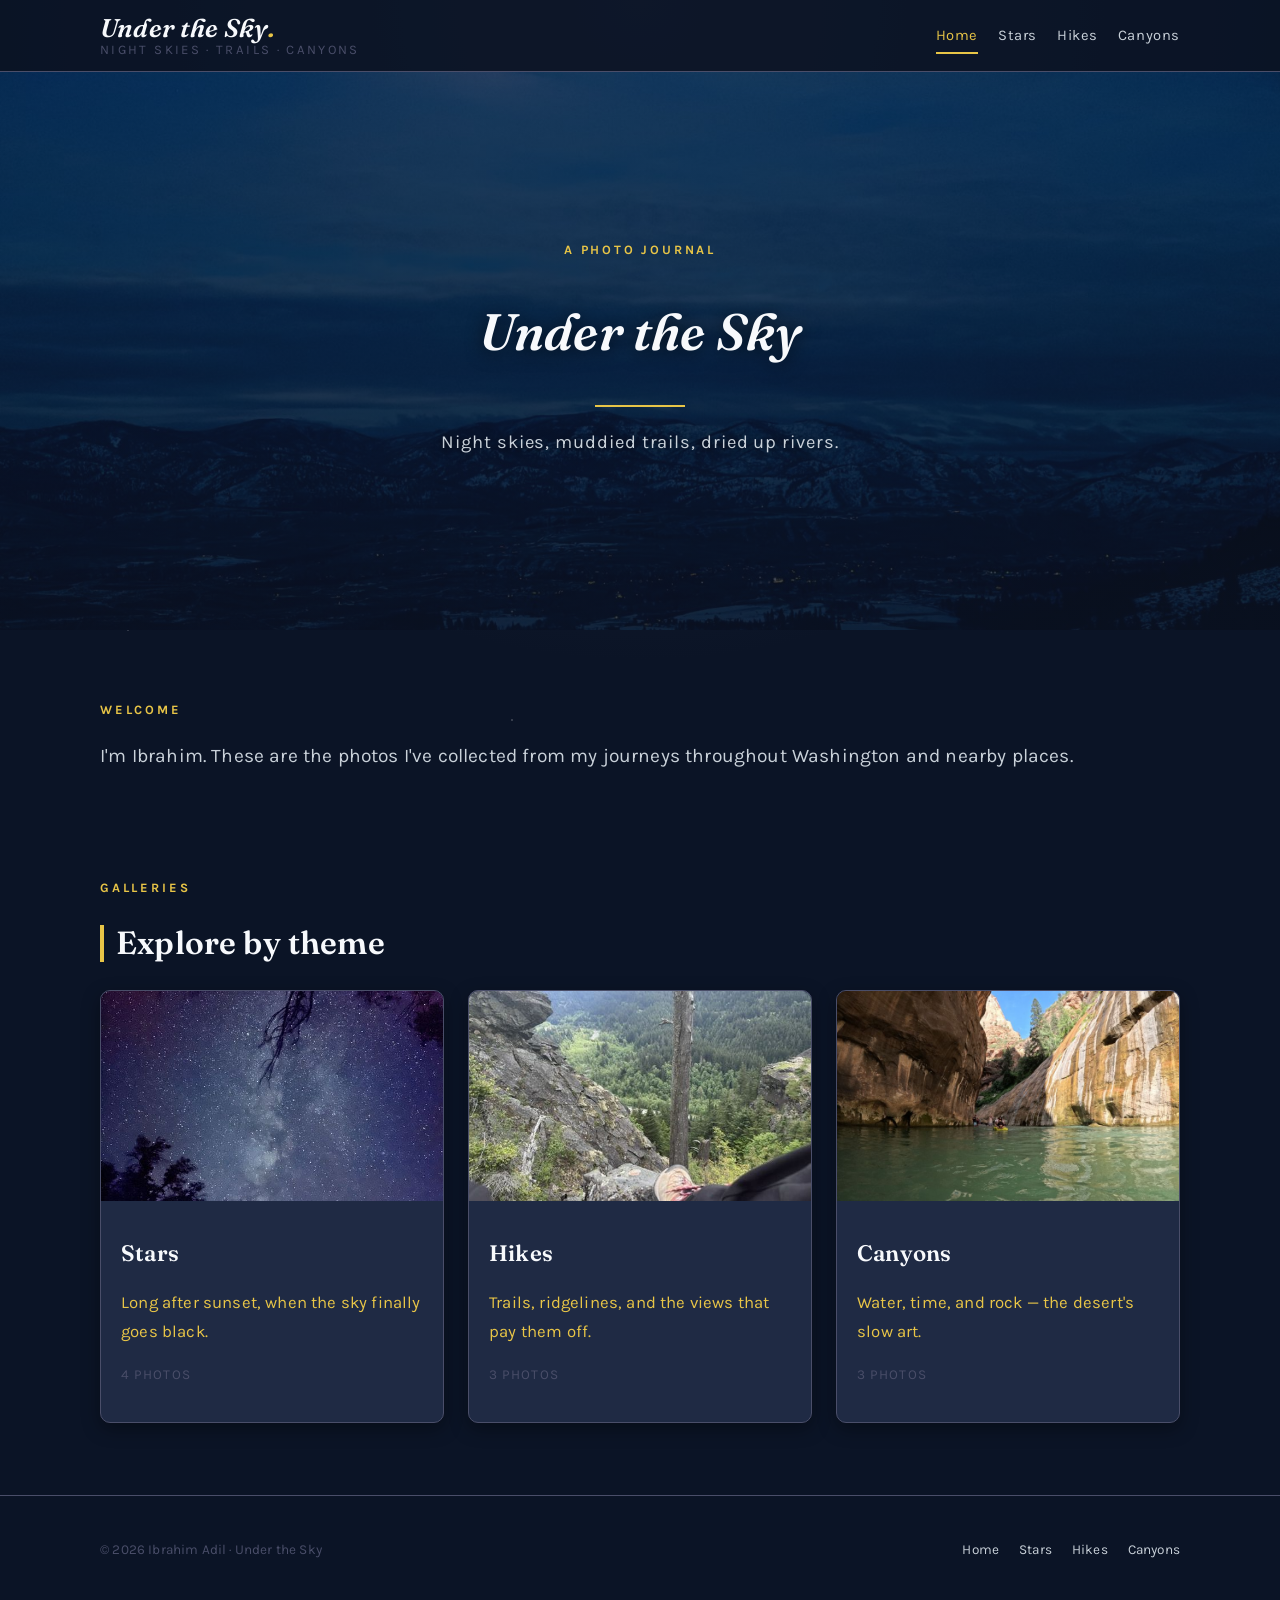
<file: index.html>
<!DOCTYPE html>
<html lang="en">
<head>
  <meta charset="UTF-8">
  <meta name="viewport" content="width=device-width, initial-scale=1.0">
  <meta name="author" content="Ibrahim Adil">
  <meta name="description" content="Under the Sky — a photo journal of night skies, trails, and canyons across the Pacific Northwest and the American Southwest.">
  <title>Under the Sky — A PNW &amp; Southwest Photo Journal</title>
  <link rel="stylesheet" href="css/format.css">
  <link rel="stylesheet" href="css/layout.css">
  <link rel="stylesheet" href="css/effects.css">
</head>
<body>

  <header class="site-header">
    <div class="wrap header-inner">
      <div class="brand">
        <a href="index.html" class="logo">Under the Sky<span class="logo-dot">.</span></a>
        <span class="tagline">Night skies &middot; trails &middot; canyons</span>
      </div>
      <nav class="main-nav" aria-label="Main menu">
        <ul>
          <li><a href="index.html" class="current">Home</a></li>
          <li><a href="stars.html">Stars</a></li>
          <li><a href="hikes.html">Hikes</a></li>
          <li><a href="canyons.html">Canyons</a></li>
        </ul>
      </nav>
    </div>
  </header>

  <main>

    <!-- Hero / featured photo -->
    <section class="hero" aria-label="Featured photo">
      <img class="hero-img" src="images/hero.jpg"
           alt="A full moon glowing over the snow-dusted Methow Valley at dusk">
      <div class="hero-overlay"></div>
      <div class="hero-content">
        <p class="eyebrow">A photo journal</p>
        <h1 class="hero-title">Under the Sky</h1>
        <hr class="gold-rule">
        <p class="hero-sub">Night skies, muddied trails, dried up rivers.</p>
      </div>
    </section>

    <!-- Welcome -->
    <section class="section">
      <div class="wrap">
        <p class="eyebrow">Welcome</p>
        <p class="lead">
          I'm Ibrahim. These are the photos I've collected from my journeys
          throughout Washington and nearby places.
        </p>
      </div>
    </section>

    <!-- Category teasers -->
    <section class="section" aria-label="Photo galleries">
      <div class="wrap">
        <header class="section-head">
          <p class="eyebrow">Galleries</p>
          <h2 class="section-title">Explore by theme</h2>
        </header>

        <div class="category-grid">
          <a class="card" href="stars.html">
            <img class="card-thumb" src="images/stars/milky-way-zion-thumb.jpg"
                 alt="The Milky Way arching through a dark, star-filled sky">
            <div class="card-body">
              <h3>Stars</h3>
              <p>Long after sunset, when the sky finally goes black.</p>
              <p class="card-meta">4 photos</p>
            </div>
          </a>

          <a class="card" href="hikes.html">
            <img class="card-thumb" src="images/hikes/dirty-harrys-peak-thumb.jpg"
                 alt="Boots resting on a rocky overlook above a green forested valley">
            <div class="card-body">
              <h3>Hikes</h3>
              <p>Trails, ridgelines, and the views that pay them off.</p>
              <p class="card-meta">3 photos</p>
            </div>
          </a>

          <a class="card" href="canyons.html">
            <img class="card-thumb" src="images/canyons/the-narrows-thumb.jpg"
                 alt="Sunlit canyon walls rising above clear green river water">
            <div class="card-body">
              <h3>Canyons</h3>
              <p>Water, time, and rock &mdash; the desert's slow art.</p>
              <p class="card-meta">3 photos</p>
            </div>
          </a>
        </div>
      </div>
    </section>

  </main>

  <footer class="site-footer">
    <div class="wrap footer-inner">
      <p>&copy; 2026 Ibrahim Adil &middot; Under the Sky</p>
      <ul class="footer-nav">
        <li><a href="index.html">Home</a></li>
        <li><a href="stars.html">Stars</a></li>
        <li><a href="hikes.html">Hikes</a></li>
        <li><a href="canyons.html">Canyons</a></li>
      </ul>
    </div>
  </footer>

</body>
</html>
</file>
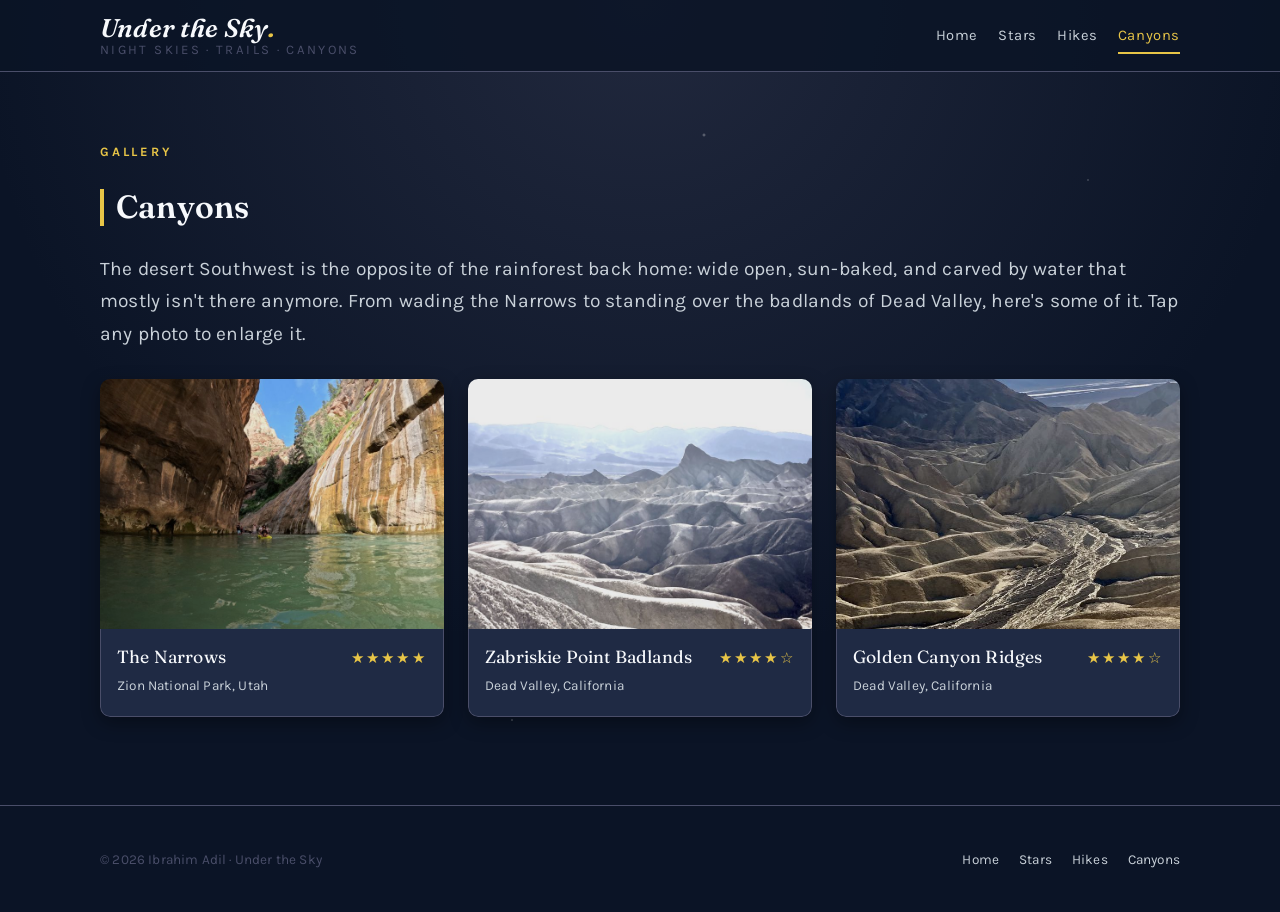
<file: canyons.html>
<!DOCTYPE html>
<html lang="en">
<head>
  <meta charset="UTF-8">
  <meta name="viewport" content="width=device-width, initial-scale=1.0">
  <meta name="author" content="Ibrahim Adil">
  <meta name="description" content="Canyon and desert landscape photography from Zion and Dead Valley.">
  <title>Canyons — Under the Sky</title>
  <link rel="stylesheet" href="css/format.css">
  <link rel="stylesheet" href="css/layout.css">
  <link rel="stylesheet" href="css/effects.css">
</head>
<body>

  <header class="site-header">
    <div class="wrap header-inner">
      <div class="brand">
        <a href="index.html" class="logo">Under the Sky<span class="logo-dot">.</span></a>
        <span class="tagline">Night skies &middot; trails &middot; canyons</span>
      </div>
      <nav class="main-nav" aria-label="Main menu">
        <ul>
          <li><a href="index.html">Home</a></li>
          <li><a href="stars.html">Stars</a></li>
          <li><a href="hikes.html">Hikes</a></li>
          <li><a href="canyons.html" class="current">Canyons</a></li>
        </ul>
      </nav>
    </div>
  </header>

  <main>
    <section class="section">
      <div class="wrap">
        <header class="section-head">
          <p class="eyebrow">Gallery</p>
          <h1 class="section-title">Canyons</h1>
          <p class="lead">The desert Southwest is the opposite of the rainforest back home:
            wide open, sun-baked, and carved by water that mostly isn't there anymore. From
            wading the Narrows to standing over the badlands of Dead Valley, here's some of it.
            Tap any photo to enlarge it.</p>
        </header>

        <div class="gallery">

          <figure class="photo">
            <a href="#lb-the-narrows">
              <img class="photo-img" src="images/canyons/the-narrows-thumb.jpg"
                   alt="Tall striped canyon walls rising above clear green river water">
            </a>
            <figcaption>
              <div class="caption-row">
                <span class="photo-name">The Narrows</span>
                <span class="stars-rating" aria-label="Rated 5 out of 5">&#9733;&#9733;&#9733;&#9733;&#9733;</span>
              </div>
              <span class="photo-loc">Zion National Park, Utah</span>
            </figcaption>
          </figure>

          <figure class="photo">
            <a href="#lb-zabriskie-point">
              <img class="photo-img" src="images/canyons/zabriskie-point-thumb.jpg"
                   alt="Rippled grey-and-tan badland ridges under a bright hazy sky">
            </a>
            <figcaption>
              <div class="caption-row">
                <span class="photo-name">Zabriskie Point Badlands</span>
                <span class="stars-rating" aria-label="Rated 4 out of 5">&#9733;&#9733;&#9733;&#9733;&#9734;</span>
              </div>
              <span class="photo-loc">Dead Valley, California</span>
            </figcaption>
          </figure>

          <figure class="photo">
            <a href="#lb-golden-canyon">
              <img class="photo-img" src="images/canyons/golden-canyon-thumb.jpg"
                   alt="Golden eroded canyon ridges with blue mountains in the distance">
            </a>
            <figcaption>
              <div class="caption-row">
                <span class="photo-name">Golden Canyon Ridges</span>
                <span class="stars-rating" aria-label="Rated 4 out of 5">&#9733;&#9733;&#9733;&#9733;&#9734;</span>
              </div>
              <span class="photo-loc">Dead Valley, California</span>
            </figcaption>
          </figure>

        </div>
      </div>
    </section>
  </main>

  <div class="lightbox" id="lb-the-narrows">
    <a href="#" class="lightbox-close" aria-label="Close">&times;</a>
    <img src="images/canyons/the-narrows.jpg" alt="Tall striped canyon walls rising above clear green river water">
    <p class="lightbox-caption"><strong>The Narrows</strong> &mdash; Zion National Park, Utah</p>
  </div>

  <div class="lightbox" id="lb-zabriskie-point">
    <a href="#" class="lightbox-close" aria-label="Close">&times;</a>
    <img src="images/canyons/zabriskie-point.jpg" alt="Rippled grey-and-tan badland ridges under a bright hazy sky">
    <p class="lightbox-caption"><strong>Zabriskie Point Badlands</strong> &mdash; Dead Valley, California</p>
  </div>

  <div class="lightbox" id="lb-golden-canyon">
    <a href="#" class="lightbox-close" aria-label="Close">&times;</a>
    <img src="images/canyons/golden-canyon.jpg" alt="Golden eroded canyon ridges with blue mountains in the distance">
    <p class="lightbox-caption"><strong>Golden Canyon Ridges</strong> &mdash; Dead Valley, California</p>
  </div>

  <footer class="site-footer">
    <div class="wrap footer-inner">
      <p>&copy; 2026 Ibrahim Adil &middot; Under the Sky</p>
      <ul class="footer-nav">
        <li><a href="index.html">Home</a></li>
        <li><a href="stars.html">Stars</a></li>
        <li><a href="hikes.html">Hikes</a></li>
        <li><a href="canyons.html">Canyons</a></li>
      </ul>
    </div>
  </footer>

</body>
</html>
</file>
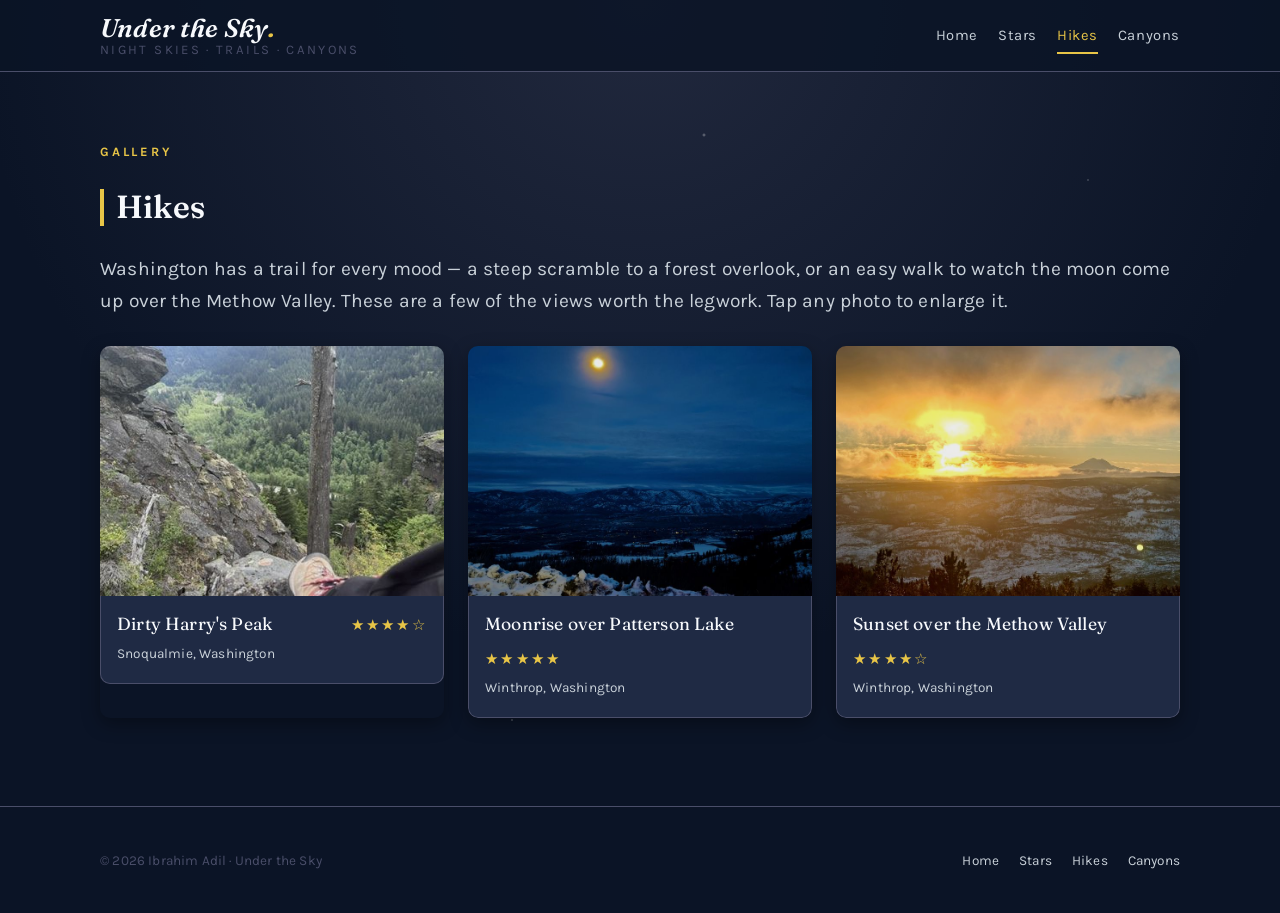
<file: hikes.html>
<!DOCTYPE html>
<html lang="en">
<head>
  <meta charset="UTF-8">
  <meta name="viewport" content="width=device-width, initial-scale=1.0">
  <meta name="author" content="Ibrahim Adil">
  <meta name="description" content="Trail and viewpoint photography from hikes across Washington State.">
  <title>Hikes — Under the Sky</title>
  <link rel="stylesheet" href="css/format.css">
  <link rel="stylesheet" href="css/layout.css">
  <link rel="stylesheet" href="css/effects.css">
</head>
<body>

  <header class="site-header">
    <div class="wrap header-inner">
      <div class="brand">
        <a href="index.html" class="logo">Under the Sky<span class="logo-dot">.</span></a>
        <span class="tagline">Night skies &middot; trails &middot; canyons</span>
      </div>
      <nav class="main-nav" aria-label="Main menu">
        <ul>
          <li><a href="index.html">Home</a></li>
          <li><a href="stars.html">Stars</a></li>
          <li><a href="hikes.html" class="current">Hikes</a></li>
          <li><a href="canyons.html">Canyons</a></li>
        </ul>
      </nav>
    </div>
  </header>

  <main>
    <section class="section">
      <div class="wrap">
        <header class="section-head">
          <p class="eyebrow">Gallery</p>
          <h1 class="section-title">Hikes</h1>
          <p class="lead">Washington has a trail for every mood &mdash; a steep scramble to a
            forest overlook, or an easy walk to watch the moon come up over the Methow Valley.
            These are a few of the views worth the legwork. Tap any photo to enlarge it.</p>
        </header>

        <div class="gallery">

          <figure class="photo">
            <a href="#lb-dirty-harrys-peak">
              <img class="photo-img" src="images/hikes/dirty-harrys-peak-thumb.jpg"
                   alt="Hiking boots resting on a rocky outcrop above a deep green forested valley">
            </a>
            <figcaption>
              <div class="caption-row">
                <span class="photo-name">Dirty Harry's Peak</span>
                <span class="stars-rating" aria-label="Rated 4 out of 5">&#9733;&#9733;&#9733;&#9733;&#9734;</span>
              </div>
              <span class="photo-loc">Snoqualmie, Washington</span>
            </figcaption>
          </figure>

          <figure class="photo">
            <a href="#lb-moonrise-patterson">
              <img class="photo-img" src="images/hikes/moonrise-patterson-thumb.jpg"
                   alt="A full moon glowing over snow-dusted mountains at blue hour above a valley">
            </a>
            <figcaption>
              <div class="caption-row">
                <span class="photo-name">Moonrise over Patterson Lake</span>
                <span class="stars-rating" aria-label="Rated 5 out of 5">&#9733;&#9733;&#9733;&#9733;&#9733;</span>
              </div>
              <span class="photo-loc">Winthrop, Washington</span>
            </figcaption>
          </figure>

          <figure class="photo">
            <a href="#lb-methow-sunset">
              <img class="photo-img" src="images/hikes/methow-sunset-thumb.jpg"
                   alt="A golden sunset breaking over snowy hills with a distant peak">
            </a>
            <figcaption>
              <div class="caption-row">
                <span class="photo-name">Sunset over the Methow Valley</span>
                <span class="stars-rating" aria-label="Rated 4 out of 5">&#9733;&#9733;&#9733;&#9733;&#9734;</span>
              </div>
              <span class="photo-loc">Winthrop, Washington</span>
            </figcaption>
          </figure>

        </div>
      </div>
    </section>
  </main>

  <div class="lightbox" id="lb-dirty-harrys-peak">
    <a href="#" class="lightbox-close" aria-label="Close">&times;</a>
    <img src="images/hikes/dirty-harrys-peak.jpg" alt="Hiking boots resting on a rocky outcrop above a deep green forested valley">
    <p class="lightbox-caption"><strong>Dirty Harry's Peak</strong> &mdash; Snoqualmie, Washington</p>
  </div>

  <div class="lightbox" id="lb-moonrise-patterson">
    <a href="#" class="lightbox-close" aria-label="Close">&times;</a>
    <img src="images/hikes/moonrise-patterson.jpg" alt="A full moon glowing over snow-dusted mountains at blue hour above a valley">
    <p class="lightbox-caption"><strong>Moonrise over Patterson Lake</strong> &mdash; Winthrop, Washington</p>
  </div>

  <div class="lightbox" id="lb-methow-sunset">
    <a href="#" class="lightbox-close" aria-label="Close">&times;</a>
    <img src="images/hikes/methow-sunset.jpg" alt="A golden sunset breaking over snowy hills with a distant peak">
    <p class="lightbox-caption"><strong>Sunset over the Methow Valley</strong> &mdash; Winthrop, Washington</p>
  </div>

  <footer class="site-footer">
    <div class="wrap footer-inner">
      <p>&copy; 2026 Ibrahim Adil &middot; Under the Sky</p>
      <ul class="footer-nav">
        <li><a href="index.html">Home</a></li>
        <li><a href="stars.html">Stars</a></li>
        <li><a href="hikes.html">Hikes</a></li>
        <li><a href="canyons.html">Canyons</a></li>
      </ul>
    </div>
  </footer>

</body>
</html>
</file>
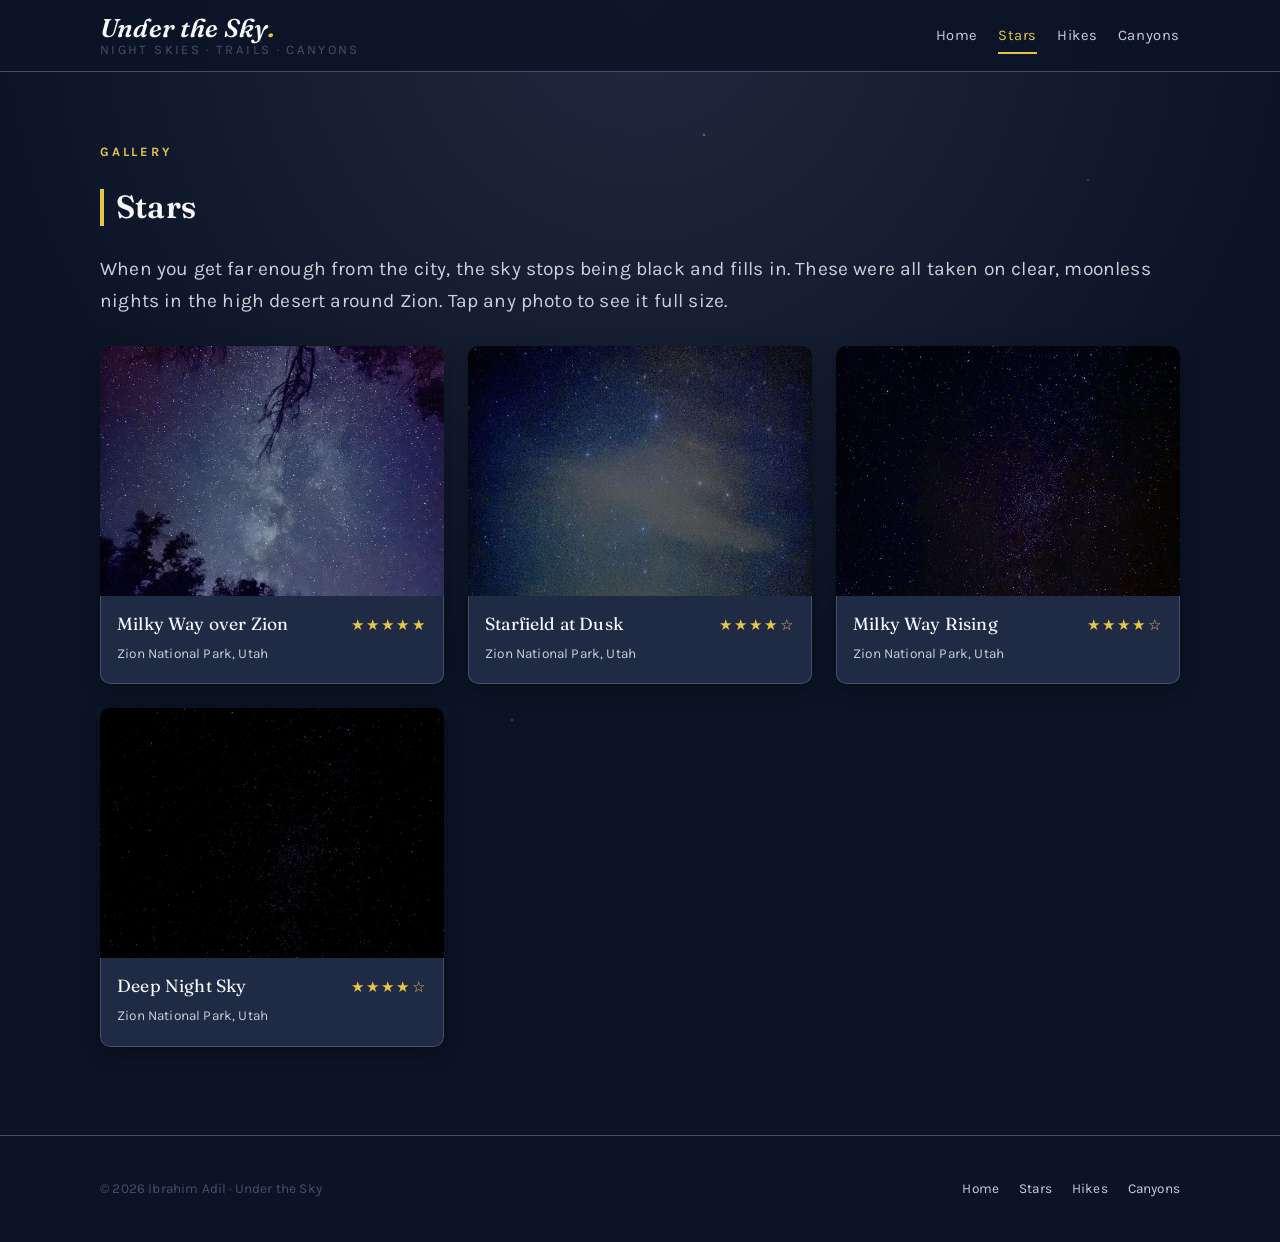
<file: stars.html>
<!DOCTYPE html>
<html lang="en">
<head>
  <meta charset="UTF-8">
  <meta name="viewport" content="width=device-width, initial-scale=1.0">
  <meta name="author" content="Ibrahim Adil">
  <meta name="description" content="Night-sky and Milky Way photography from dark-sky locations in Zion National Park.">
  <title>Stars — Under the Sky</title>
  <link rel="stylesheet" href="css/format.css">
  <link rel="stylesheet" href="css/layout.css">
  <link rel="stylesheet" href="css/effects.css">
</head>
<body>

  <header class="site-header">
    <div class="wrap header-inner">
      <div class="brand">
        <a href="index.html" class="logo">Under the Sky<span class="logo-dot">.</span></a>
        <span class="tagline">Night skies &middot; trails &middot; canyons</span>
      </div>
      <nav class="main-nav" aria-label="Main menu">
        <ul>
          <li><a href="index.html">Home</a></li>
          <li><a href="stars.html" class="current">Stars</a></li>
          <li><a href="hikes.html">Hikes</a></li>
          <li><a href="canyons.html">Canyons</a></li>
        </ul>
      </nav>
    </div>
  </header>

  <main>
    <section class="section">
      <div class="wrap">
        <header class="section-head">
          <p class="eyebrow">Gallery</p>
          <h1 class="section-title">Stars</h1>
          <p class="lead">When you get far enough from the city, the sky stops being black and
            fills in. These were all taken on clear, moonless nights in the high desert around
            Zion. Tap any photo to see it full size.</p>
        </header>

        <div class="gallery">

          <figure class="photo">
            <a href="#lb-milky-way-zion">
              <img class="photo-img" src="images/stars/milky-way-zion-thumb.jpg"
                   alt="The Milky Way running vertically between silhouetted tree branches">
            </a>
            <figcaption>
              <div class="caption-row">
                <span class="photo-name">Milky Way over Zion</span>
                <span class="stars-rating" aria-label="Rated 5 out of 5">&#9733;&#9733;&#9733;&#9733;&#9733;</span>
              </div>
              <span class="photo-loc">Zion National Park, Utah</span>
            </figcaption>
          </figure>

          <figure class="photo">
            <a href="#lb-starfield-zion">
              <img class="photo-img" src="images/stars/starfield-zion-thumb.jpg"
                   alt="A dense field of stars above a faint glow on the horizon">
            </a>
            <figcaption>
              <div class="caption-row">
                <span class="photo-name">Starfield at Dusk</span>
                <span class="stars-rating" aria-label="Rated 4 out of 5">&#9733;&#9733;&#9733;&#9733;&#9734;</span>
              </div>
              <span class="photo-loc">Zion National Park, Utah</span>
            </figcaption>
          </figure>

          <figure class="photo">
            <a href="#lb-milky-way-rising">
              <img class="photo-img" src="images/stars/milky-way-rising-thumb.jpg"
                   alt="The faint band of the Milky Way rising over a dark treeline">
            </a>
            <figcaption>
              <div class="caption-row">
                <span class="photo-name">Milky Way Rising</span>
                <span class="stars-rating" aria-label="Rated 4 out of 5">&#9733;&#9733;&#9733;&#9733;&#9734;</span>
              </div>
              <span class="photo-loc">Zion National Park, Utah</span>
            </figcaption>
          </figure>

          <figure class="photo">
            <a href="#lb-night-sky-zion">
              <img class="photo-img" src="images/stars/night-sky-zion-thumb.jpg"
                   alt="A very dark sky scattered with bright pinpoint stars">
            </a>
            <figcaption>
              <div class="caption-row">
                <span class="photo-name">Deep Night Sky</span>
                <span class="stars-rating" aria-label="Rated 4 out of 5">&#9733;&#9733;&#9733;&#9733;&#9734;</span>
              </div>
              <span class="photo-loc">Zion National Park, Utah</span>
            </figcaption>
          </figure>

        </div>
      </div>
    </section>
  </main>

  <!-- Lightboxes (pure CSS, shown via :target) -->
  <div class="lightbox" id="lb-milky-way-zion">
    <a href="#" class="lightbox-close" aria-label="Close">&times;</a>
    <img src="images/stars/milky-way-zion.jpg" alt="The Milky Way running vertically between silhouetted tree branches">
    <p class="lightbox-caption"><strong>Milky Way over Zion</strong> &mdash; Zion National Park, Utah</p>
  </div>

  <div class="lightbox" id="lb-starfield-zion">
    <a href="#" class="lightbox-close" aria-label="Close">&times;</a>
    <img src="images/stars/starfield-zion.jpg" alt="A dense field of stars above a faint glow on the horizon">
    <p class="lightbox-caption"><strong>Starfield at Dusk</strong> &mdash; Zion National Park, Utah</p>
  </div>

  <div class="lightbox" id="lb-milky-way-rising">
    <a href="#" class="lightbox-close" aria-label="Close">&times;</a>
    <img src="images/stars/milky-way-rising.jpg" alt="The faint band of the Milky Way rising over a dark treeline">
    <p class="lightbox-caption"><strong>Milky Way Rising</strong> &mdash; Zion National Park, Utah</p>
  </div>

  <div class="lightbox" id="lb-night-sky-zion">
    <a href="#" class="lightbox-close" aria-label="Close">&times;</a>
    <img src="images/stars/night-sky-zion.jpg" alt="A very dark sky scattered with bright pinpoint stars">
    <p class="lightbox-caption"><strong>Deep Night Sky</strong> &mdash; Zion National Park, Utah</p>
  </div>

  <footer class="site-footer">
    <div class="wrap footer-inner">
      <p>&copy; 2026 Ibrahim Adil &middot; Under the Sky</p>
      <ul class="footer-nav">
        <li><a href="index.html">Home</a></li>
        <li><a href="stars.html">Stars</a></li>
        <li><a href="hikes.html">Hikes</a></li>
        <li><a href="canyons.html">Canyons</a></li>
      </ul>
    </div>
  </footer>

</body>
</html>
</file>
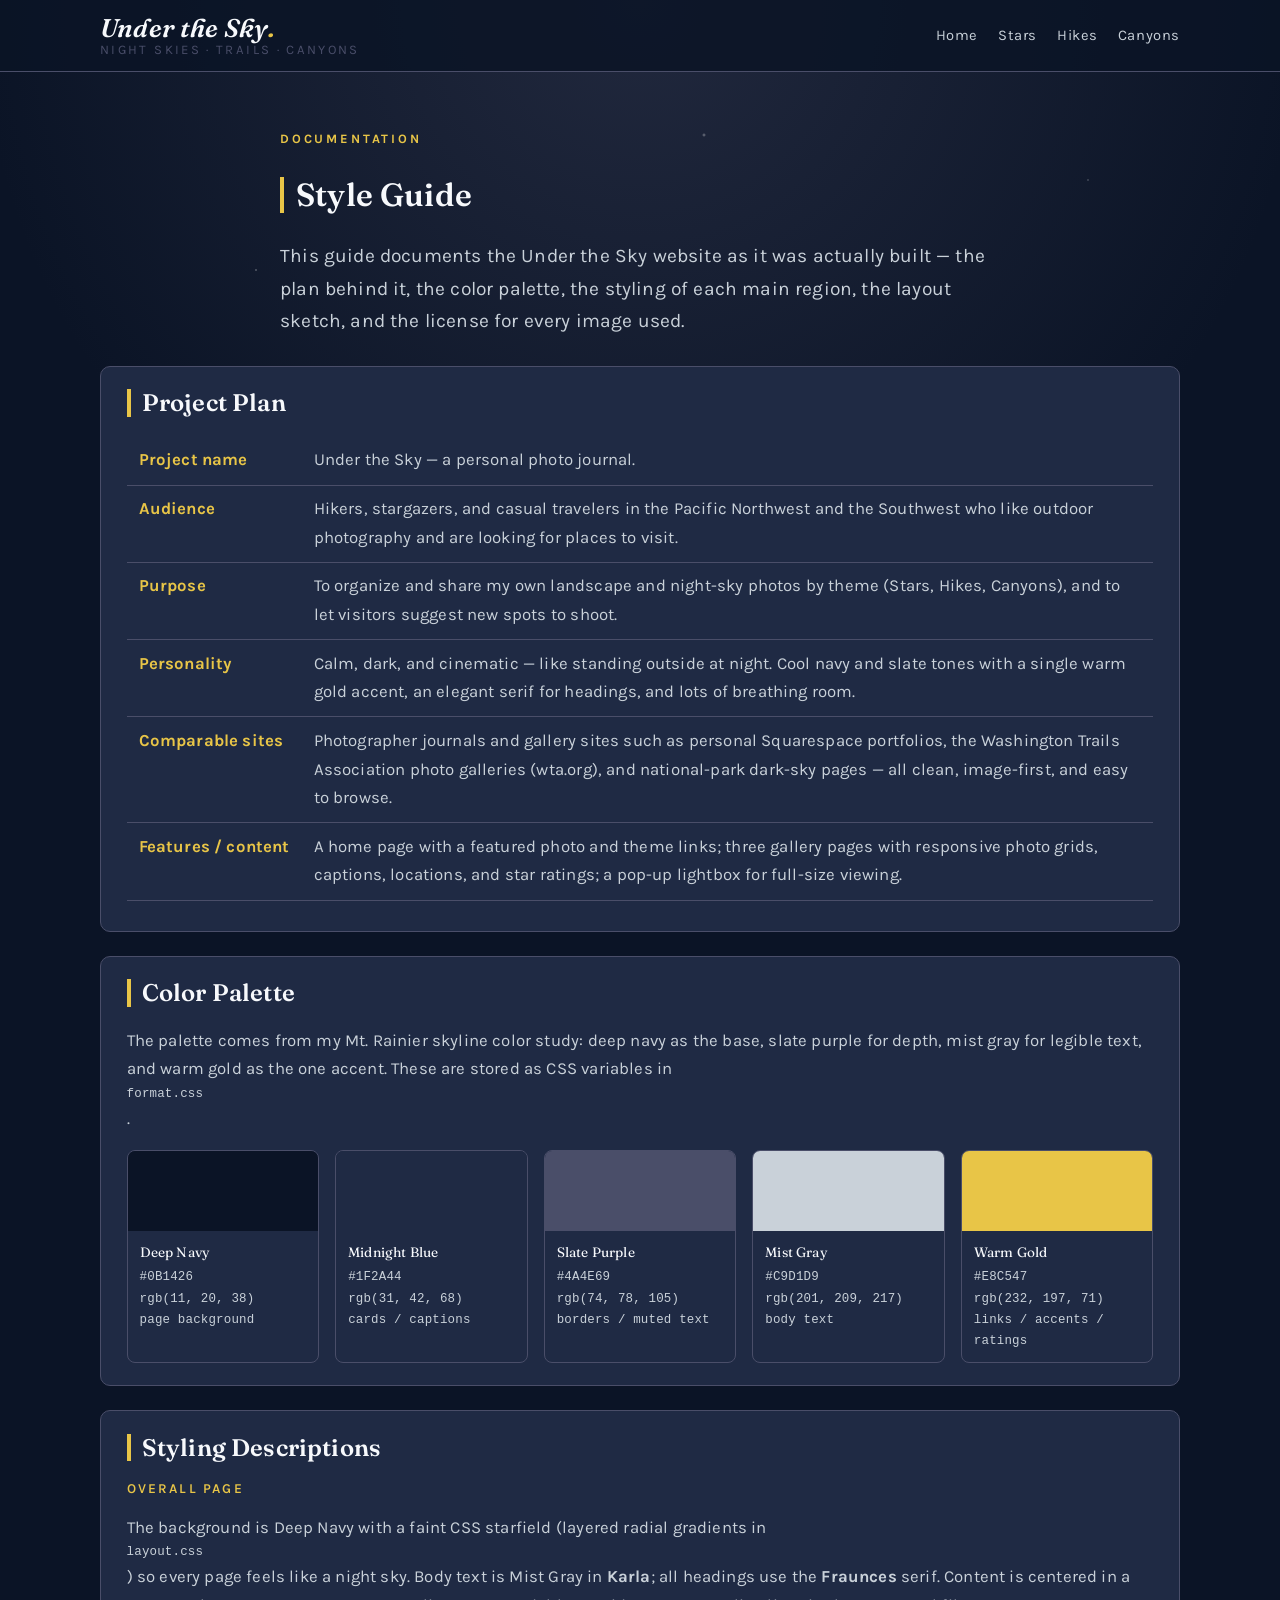
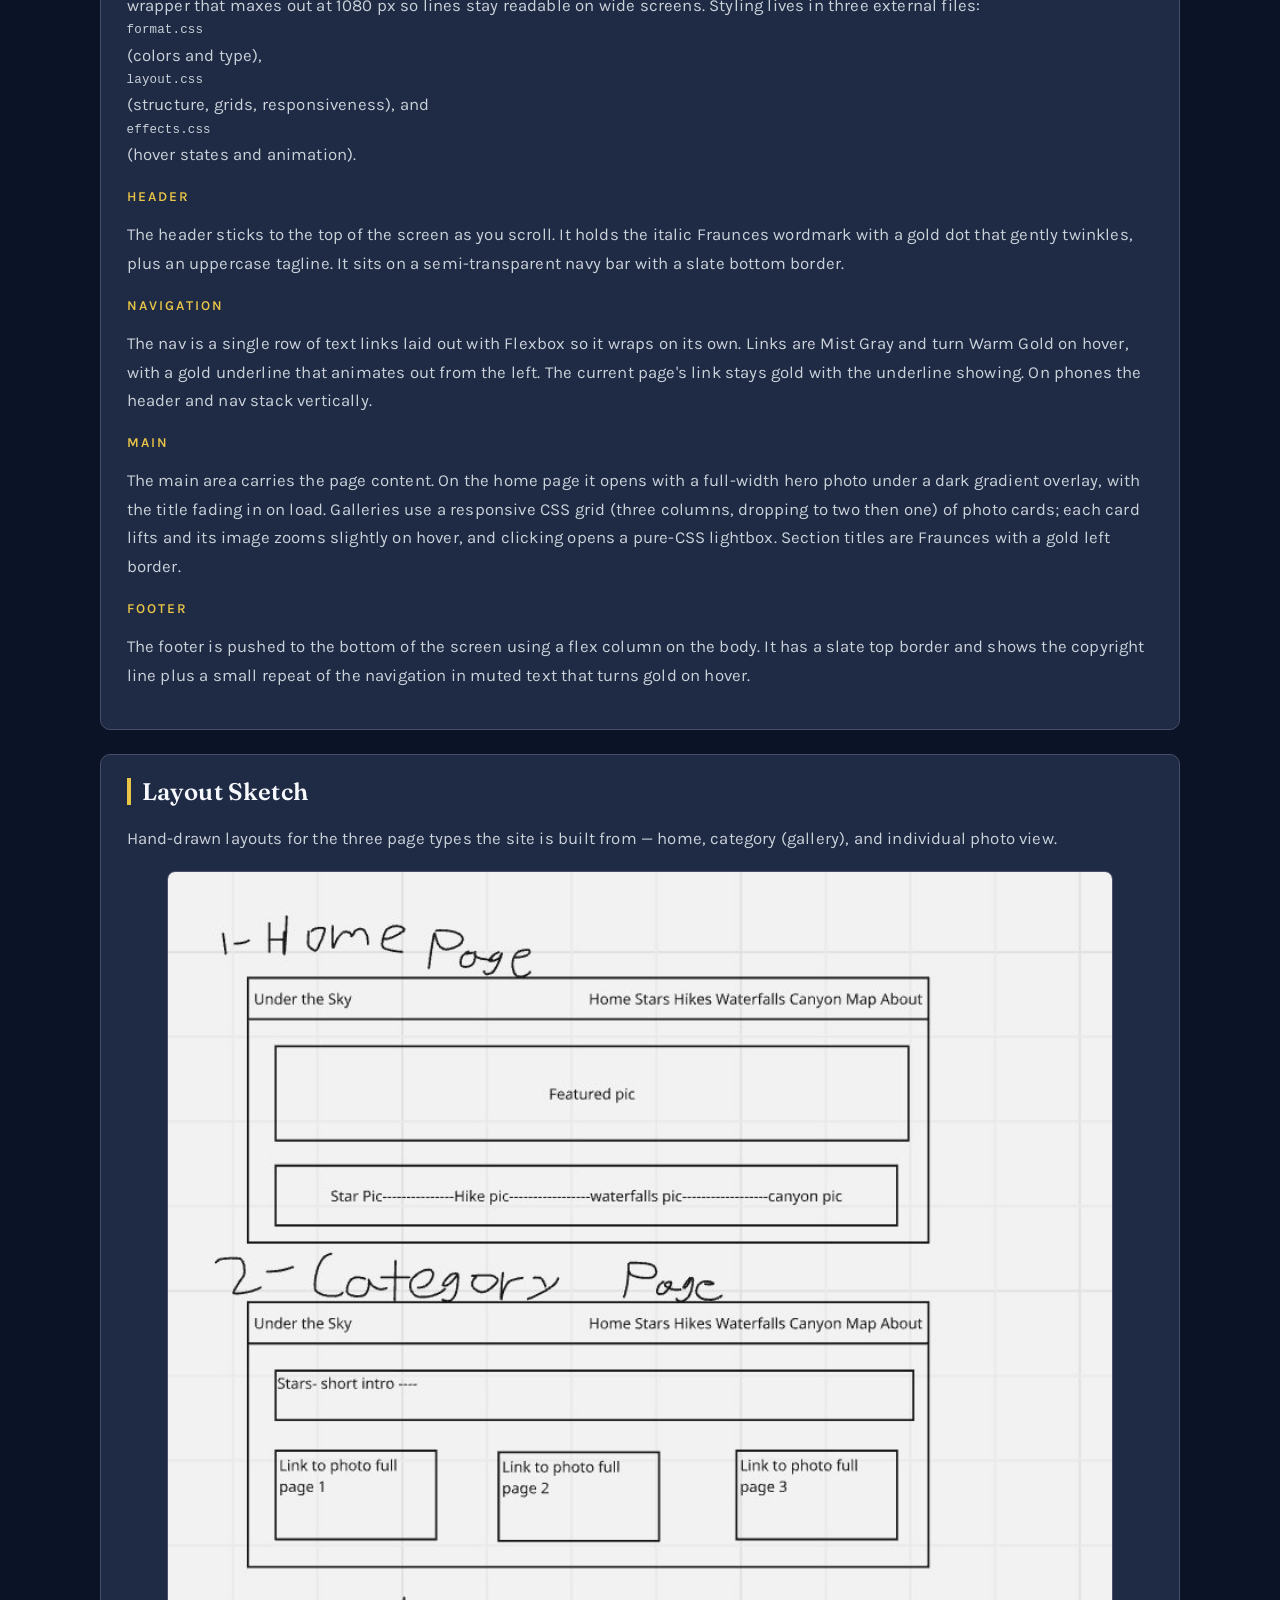
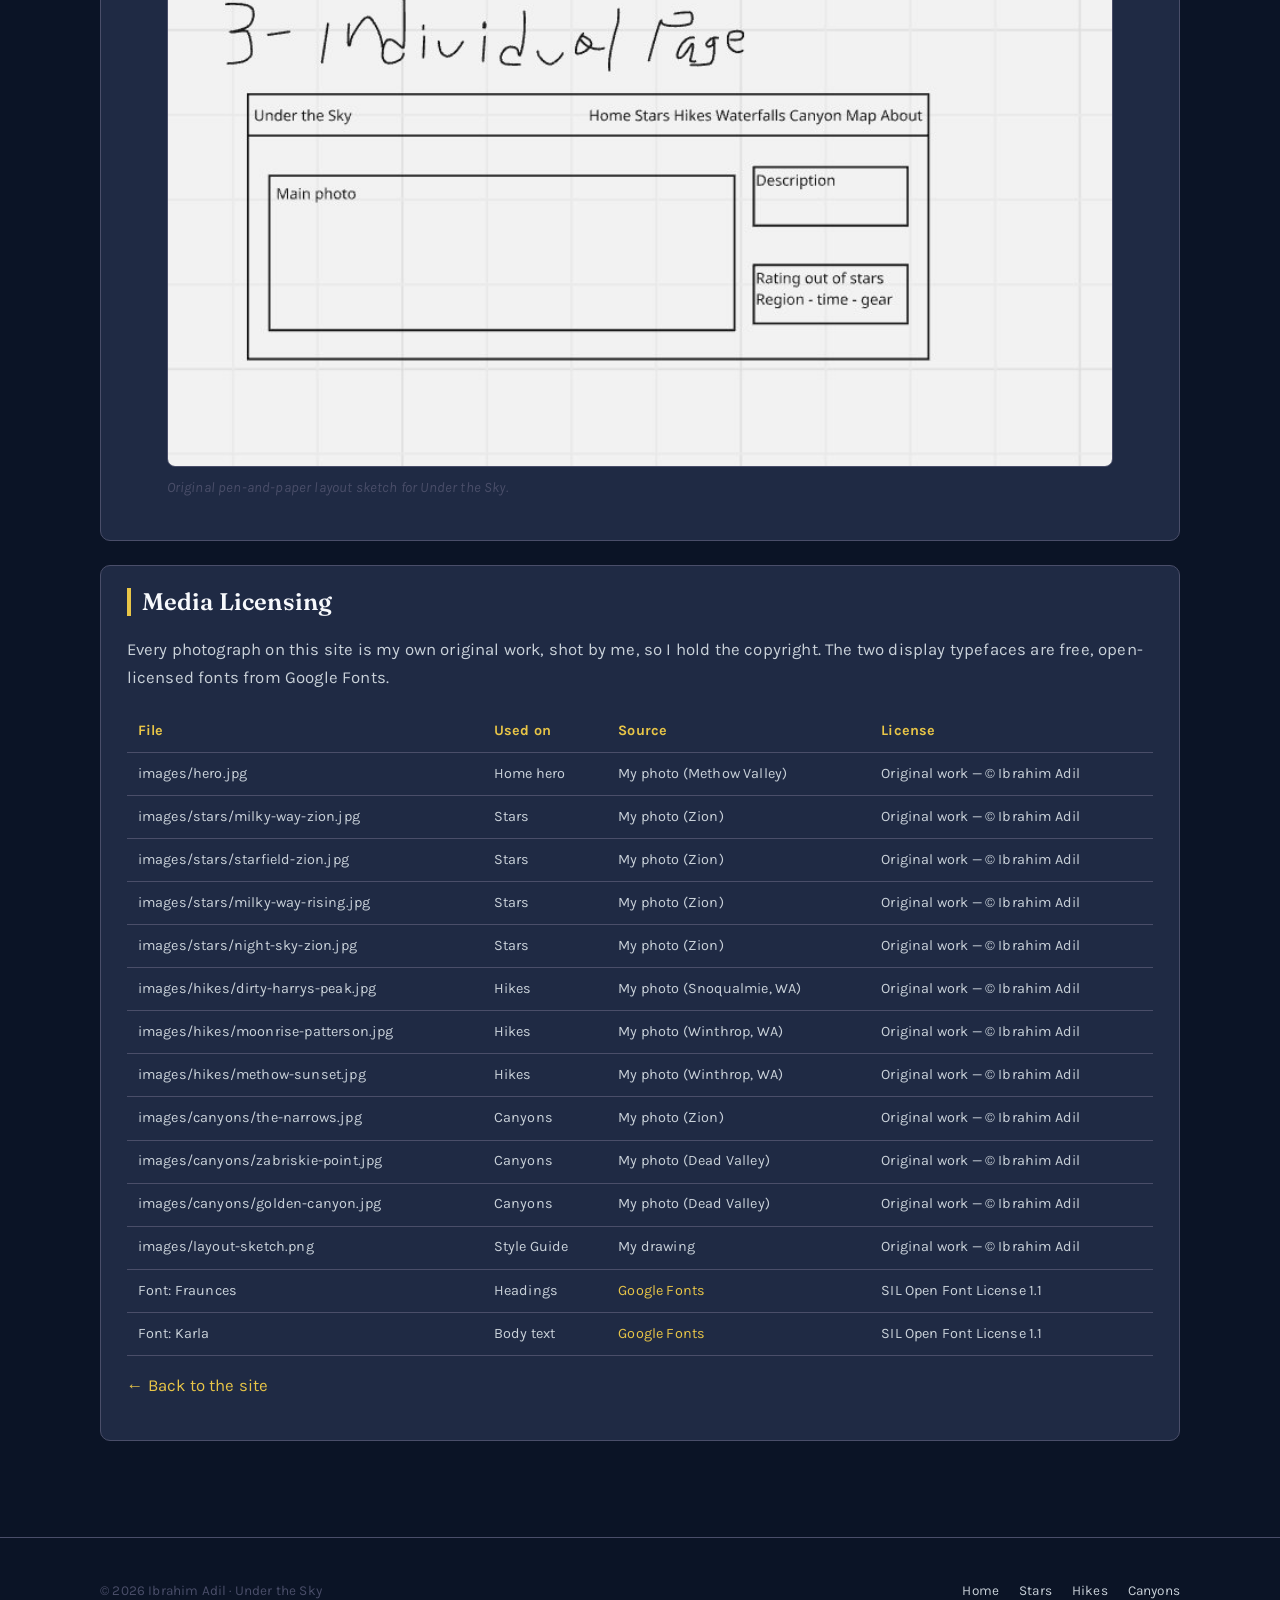
<file: style-guide.html>
<!DOCTYPE html>
<html lang="en">
<head>
  <meta charset="UTF-8">
  <meta name="viewport" content="width=device-width, initial-scale=1.0">
  <meta name="author" content="Ibrahim Adil">
  <meta name="description" content="Style guide for the Under the Sky photo journal website.">
  <title>Style Guide — Under the Sky</title>
  <link rel="stylesheet" href="css/format.css">
  <link rel="stylesheet" href="css/layout.css">
  <link rel="stylesheet" href="css/effects.css">
  <link rel="stylesheet" href="css/styleguide.css">
</head>
<body>

  <header class="site-header">
    <div class="wrap header-inner">
      <div class="brand">
        <a href="index.html" class="logo">Under the Sky<span class="logo-dot">.</span></a>
        <span class="tagline">Night skies &middot; trails &middot; canyons</span>
      </div>
      <nav class="main-nav" aria-label="Main menu">
        <ul>
          <li><a href="index.html">Home</a></li>
          <li><a href="stars.html">Stars</a></li>
          <li><a href="hikes.html">Hikes</a></li>
          <li><a href="canyons.html">Canyons</a></li>
        </ul>
      </nav>
    </div>
  </header>

  <main>
    <section class="section">
      <div class="wrap prose">
        <header class="section-head">
          <p class="eyebrow">Documentation</p>
          <h1 class="section-title">Style Guide</h1>
          <p class="lead">This guide documents the Under the Sky website as it was actually
            built &mdash; the plan behind it, the color palette, the styling of each main
            region, the layout sketch, and the license for every image used.</p>
        </header>
      </div>

      <div class="wrap">

        <!-- ===== PROJECT PLAN ===== -->
        <div class="sg-block">
          <h2>Project Plan</h2>
          <table class="sg-table">
            <tbody>
              <tr>
                <th scope="row">Project name</th>
                <td>Under the Sky &mdash; a personal photo journal.</td>
              </tr>
              <tr>
                <th scope="row">Audience</th>
                <td>Hikers, stargazers, and casual travelers in the Pacific Northwest and the
                  Southwest who like outdoor photography and are looking for places to visit.</td>
              </tr>
              <tr>
                <th scope="row">Purpose</th>
                <td>To organize and share my own landscape and night-sky photos by theme
                  (Stars, Hikes, Canyons), and to let visitors suggest new spots to shoot.</td>
              </tr>
              <tr>
                <th scope="row">Personality</th>
                <td>Calm, dark, and cinematic &mdash; like standing outside at night. Cool
                  navy and slate tones with a single warm gold accent, an elegant serif for
                  headings, and lots of breathing room.</td>
              </tr>
              <tr>
                <th scope="row">Comparable sites</th>
                <td>Photographer journals and gallery sites such as personal Squarespace
                  portfolios, the Washington Trails Association photo galleries (wta.org), and
                  national-park dark-sky pages &mdash; all clean, image-first, and easy to browse.</td>
              </tr>
              <tr>
                <th scope="row">Features / content</th>
                <td>A home page with a featured photo and theme links; three gallery pages with
                  responsive photo grids, captions, locations, and star ratings; a pop-up
                  lightbox for full-size viewing.</td>
              </tr>
            </tbody>
          </table>
        </div>

        <!-- ===== COLOR PALETTE ===== -->
        <div class="sg-block">
          <h2>Color Palette</h2>
          <p>The palette comes from my Mt. Rainier skyline color study: deep navy as the base,
            slate purple for depth, mist gray for legible text, and warm gold as the one accent.
            These are stored as CSS variables in <span class="swatch-val">format.css</span>.</p>
          <div class="swatch-grid">

            <div class="swatch">
              <div class="swatch-color" style="background-color:#0B1426"></div>
              <div class="swatch-info">
                <span class="swatch-name">Deep Navy</span>
                <span class="swatch-val">#0B1426</span>
                <span class="swatch-val">rgb(11, 20, 38)</span>
                <span class="swatch-val">page background</span>
              </div>
            </div>

            <div class="swatch">
              <div class="swatch-color" style="background-color:#1F2A44"></div>
              <div class="swatch-info">
                <span class="swatch-name">Midnight Blue</span>
                <span class="swatch-val">#1F2A44</span>
                <span class="swatch-val">rgb(31, 42, 68)</span>
                <span class="swatch-val">cards / captions</span>
              </div>
            </div>

            <div class="swatch">
              <div class="swatch-color" style="background-color:#4A4E69"></div>
              <div class="swatch-info">
                <span class="swatch-name">Slate Purple</span>
                <span class="swatch-val">#4A4E69</span>
                <span class="swatch-val">rgb(74, 78, 105)</span>
                <span class="swatch-val">borders / muted text</span>
              </div>
            </div>

            <div class="swatch">
              <div class="swatch-color" style="background-color:#C9D1D9"></div>
              <div class="swatch-info">
                <span class="swatch-name">Mist Gray</span>
                <span class="swatch-val">#C9D1D9</span>
                <span class="swatch-val">rgb(201, 209, 217)</span>
                <span class="swatch-val">body text</span>
              </div>
            </div>

            <div class="swatch">
              <div class="swatch-color" style="background-color:#E8C547"></div>
              <div class="swatch-info">
                <span class="swatch-name">Warm Gold</span>
                <span class="swatch-val">#E8C547</span>
                <span class="swatch-val">rgb(232, 197, 71)</span>
                <span class="swatch-val">links / accents / ratings</span>
              </div>
            </div>

          </div>
        </div>

        <!-- ===== STYLING DESCRIPTIONS ===== -->
        <div class="sg-block">
          <h2>Styling Descriptions</h2>

          <h3>Overall page</h3>
          <p>The background is Deep Navy with a faint CSS starfield (layered radial gradients in
            <span class="swatch-val">layout.css</span>) so every page feels like a night sky.
            Body text is Mist Gray in <strong>Karla</strong>; all headings use the
            <strong>Fraunces</strong> serif. Content is centered in a wrapper that maxes out at
            1080&nbsp;px so lines stay readable on wide screens. Styling lives in three external
            files: <span class="swatch-val">format.css</span> (colors and type),
            <span class="swatch-val">layout.css</span> (structure, grids, responsiveness), and
            <span class="swatch-val">effects.css</span> (hover states and animation).</p>

          <h3>Header</h3>
          <p>The header sticks to the top of the screen as you scroll. It holds the
            italic Fraunces wordmark with a gold dot that gently twinkles, plus an
            uppercase tagline. It sits on a semi-transparent navy bar with a slate
            bottom border.</p>

          <h3>Navigation</h3>
          <p>The nav is a single row of text links laid out with Flexbox so it wraps on
            its own. Links are Mist Gray and turn Warm Gold on hover, with a gold underline
            that animates out from the left. The current page's link stays gold with the
            underline showing. On phones the header and nav stack vertically.</p>

          <h3>Main</h3>
          <p>The main area carries the page content. On the home page it opens with a
            full-width hero photo under a dark gradient overlay, with the title fading in on
            load. Galleries use a responsive CSS grid (three columns, dropping to two then one)
            of photo cards; each card lifts and its image zooms slightly on hover, and clicking
            opens a pure-CSS lightbox. Section titles are Fraunces with a gold left border.</p>

          <h3>Footer</h3>
          <p>The footer is pushed to the bottom of the screen using a flex column on the body.
            It has a slate top border and shows the copyright line plus a small repeat of the
            navigation in muted text that turns gold on hover.</p>
        </div>

        <!-- ===== LAYOUT SKETCH ===== -->
        <div class="sg-block">
          <h2>Layout Sketch</h2>
          <p>Hand-drawn layouts for the three page types the site is built from &mdash; home,
            category (gallery), and individual photo view.</p>
          <figure class="sketch-figure">
            <img src="images/layout-sketch.png"
                 alt="Hand-drawn sketches of the home, category, and individual page layouts">
            <figcaption>Original pen-and-paper layout sketch for Under the Sky.</figcaption>
          </figure>
        </div>

        <!-- ===== MEDIA LICENSING ===== -->
        <div class="sg-block">
          <h2>Media Licensing</h2>
          <p>Every photograph on this site is my own original work, shot by me, so I hold the
            copyright. The two display typefaces are free, open-licensed fonts from Google Fonts.</p>
          <table class="license-table">
            <thead>
              <tr>
                <th scope="col">File</th>
                <th scope="col">Used on</th>
                <th scope="col">Source</th>
                <th scope="col">License</th>
              </tr>
            </thead>
            <tbody>
              <tr><td>images/hero.jpg</td><td>Home hero</td><td>My photo (Methow Valley)</td><td>Original work &mdash; &copy; Ibrahim Adil</td></tr>
              <tr><td>images/stars/milky-way-zion.jpg</td><td>Stars</td><td>My photo (Zion)</td><td>Original work &mdash; &copy; Ibrahim Adil</td></tr>
              <tr><td>images/stars/starfield-zion.jpg</td><td>Stars</td><td>My photo (Zion)</td><td>Original work &mdash; &copy; Ibrahim Adil</td></tr>
              <tr><td>images/stars/milky-way-rising.jpg</td><td>Stars</td><td>My photo (Zion)</td><td>Original work &mdash; &copy; Ibrahim Adil</td></tr>
              <tr><td>images/stars/night-sky-zion.jpg</td><td>Stars</td><td>My photo (Zion)</td><td>Original work &mdash; &copy; Ibrahim Adil</td></tr>
              <tr><td>images/hikes/dirty-harrys-peak.jpg</td><td>Hikes</td><td>My photo (Snoqualmie, WA)</td><td>Original work &mdash; &copy; Ibrahim Adil</td></tr>
              <tr><td>images/hikes/moonrise-patterson.jpg</td><td>Hikes</td><td>My photo (Winthrop, WA)</td><td>Original work &mdash; &copy; Ibrahim Adil</td></tr>
              <tr><td>images/hikes/methow-sunset.jpg</td><td>Hikes</td><td>My photo (Winthrop, WA)</td><td>Original work &mdash; &copy; Ibrahim Adil</td></tr>
              <tr><td>images/canyons/the-narrows.jpg</td><td>Canyons</td><td>My photo (Zion)</td><td>Original work &mdash; &copy; Ibrahim Adil</td></tr>
              <tr><td>images/canyons/zabriskie-point.jpg</td><td>Canyons</td><td>My photo (Dead Valley)</td><td>Original work &mdash; &copy; Ibrahim Adil</td></tr>
              <tr><td>images/canyons/golden-canyon.jpg</td><td>Canyons</td><td>My photo (Dead Valley)</td><td>Original work &mdash; &copy; Ibrahim Adil</td></tr>
              <tr><td>images/layout-sketch.png</td><td>Style Guide</td><td>My drawing</td><td>Original work &mdash; &copy; Ibrahim Adil</td></tr>
              <tr><td>Font: Fraunces</td><td>Headings</td><td><a class="text-link" href="https://fonts.google.com/specimen/Fraunces">Google Fonts</a></td><td>SIL Open Font License 1.1</td></tr>
              <tr><td>Font: Karla</td><td>Body text</td><td><a class="text-link" href="https://fonts.google.com/specimen/Karla">Google Fonts</a></td><td>SIL Open Font License 1.1</td></tr>
            </tbody>
          </table>
          <p style="margin-top:1rem"><a class="text-link" href="index.html">&larr; Back to the site</a></p>
        </div>

      </div>
    </section>
  </main>

  <footer class="site-footer">
    <div class="wrap footer-inner">
      <p>&copy; 2026 Ibrahim Adil &middot; Under the Sky</p>
      <ul class="footer-nav">
        <li><a href="index.html">Home</a></li>
        <li><a href="stars.html">Stars</a></li>
        <li><a href="hikes.html">Hikes</a></li>
        <li><a href="canyons.html">Canyons</a></li>
      </ul>
    </div>
  </footer>

</body>
</html>
</file>
<file: css/format.css>
/* ============================================================
   format.css  —  Colors, Fonts & Typography
   Under the Sky — a PNW + Southwest photo journal
   Ibrahim Adil · IT-WEB 112
   ============================================================ */

/* --- Google Fonts: Fraunces (display) + Karla (body) --- */
@import url('https://fonts.googleapis.com/css2?family=Fraunces:ital,opsz,wght@0,9..144,400;0,9..144,600;1,9..144,400;1,9..144,600&family=Karla:wght@400;600;700&display=swap');

/* --- Color palette (named so I can reuse the names) --------
   Deep Navy    #0B1426   main background
   Midnight Blue#1F2A44   cards / section backgrounds
   Slate Purple #4A4E69   borders / secondary text
   Mist Gray    #C9D1D9   body text
   Warm Gold    #E8C547   links / accents / star ratings
   ----------------------------------------------------------- */
:root {
  --deep-navy:     #0B1426;
  --midnight-blue: #1F2A44;
  --slate-purple:  #4A4E69;
  --mist-gray:     #C9D1D9;
  --warm-gold:     #E8C547;
  --gold-soft:     #f0d98a;
  --white-star:    #f7f9fc;
}

/* --- Base text + background --- */
body {
  background-color: var(--deep-navy);
  color: var(--mist-gray);
  font-family: 'Karla', 'Segoe UI', Tahoma, sans-serif;
  font-size: 1.05rem;
  line-height: 1.7;
  letter-spacing: 0.01em;
}

/* --- Headings use the display serif --- */
h1, h2, h3 {
  font-family: 'Fraunces', Georgia, 'Times New Roman', serif;
  color: var(--white-star);
  line-height: 1.15;
  font-weight: 600;
}

/* --- Header / site identity --- */
.site-header {
  background-color: rgba(11, 20, 38, 0.85);
  border-bottom: 1px solid var(--slate-purple);
}

.logo {
  font-family: 'Fraunces', Georgia, serif;
  font-style: italic;
  font-weight: 600;
  font-size: 1.6rem;
  color: var(--white-star);
  text-decoration: none;
}

.logo .logo-dot {
  color: var(--warm-gold);
}

.tagline {
  color: var(--slate-purple);
  font-size: 0.82rem;
  letter-spacing: 0.18em;
  text-transform: uppercase;
}

/* --- Navigation links --- */
.main-nav a {
  color: var(--mist-gray);
  text-decoration: none;
  font-size: 0.92rem;
  letter-spacing: 0.04em;
}

.main-nav a:hover,
.main-nav a:focus {
  color: var(--warm-gold);
}

.main-nav a.current {
  color: var(--warm-gold);
}

/* --- Hero (home page banner) --- */
.hero-title {
  font-size: 3.2rem;
  font-style: italic;
  color: var(--white-star);
  text-shadow: 0 2px 18px rgba(0, 0, 0, 0.7);
}

.hero-sub {
  color: var(--mist-gray);
  font-size: 1.15rem;
  letter-spacing: 0.05em;
  text-shadow: 0 1px 10px rgba(0, 0, 0, 0.8);
}

.gold-rule {
  border: none;
  border-top: 2px solid var(--warm-gold);
}

/* --- Section headings --- */
.section-title {
  font-size: 2rem;
  border-left: 4px solid var(--warm-gold);
  padding-left: 0.75rem;
}

.eyebrow {
  color: var(--warm-gold);
  font-family: 'Karla', sans-serif;
  font-size: 0.8rem;
  font-weight: 700;
  letter-spacing: 0.22em;
  text-transform: uppercase;
}

/* --- Intro / body copy --- */
.lead {
  font-size: 1.2rem;
  color: var(--mist-gray);
}

a {
  color: var(--warm-gold);
}

/* --- Category & photo cards --- */
.card {
  background-color: var(--midnight-blue);
  border: 1px solid var(--slate-purple);
}

.card h3 {
  font-size: 1.4rem;
}

.card-meta {
  color: var(--slate-purple);
  font-size: 0.85rem;
  letter-spacing: 0.08em;
  text-transform: uppercase;
}

/* --- Gallery figure captions --- */
.photo figcaption {
  background-color: var(--midnight-blue);
  border: 1px solid var(--slate-purple);
  border-top: none;
}

.photo-name {
  font-family: 'Fraunces', Georgia, serif;
  color: var(--white-star);
  font-size: 1.1rem;
}

.photo-loc {
  color: var(--mist-gray);
  font-size: 0.85rem;
}

/* --- Gold star rating chip --- */
.stars-rating {
  color: var(--warm-gold);
  letter-spacing: 0.15em;
  font-size: 0.95rem;
}

/* --- Lightbox caption --- */
.lightbox-caption {
  color: var(--mist-gray);
  font-family: 'Karla', sans-serif;
}

.lightbox-caption strong {
  font-family: 'Fraunces', serif;
  color: var(--white-star);
}

.lightbox-close {
  color: var(--warm-gold);
  text-decoration: none;
  font-size: 2rem;
  font-family: 'Karla', sans-serif;
}

/* --- About page lists --- */
.gear-list li::marker {
  color: var(--warm-gold);
}

/* --- Contact form --- */
.field label {
  color: var(--mist-gray);
  font-size: 0.9rem;
  letter-spacing: 0.04em;
}

.field input,
.field textarea {
  background-color: var(--midnight-blue);
  border: 1px solid var(--slate-purple);
  color: var(--white-star);
  font-family: 'Karla', sans-serif;
  font-size: 1rem;
}

.field input::placeholder,
.field textarea::placeholder {
  color: var(--slate-purple);
}

.field input:focus,
.field textarea:focus {
  border-color: var(--warm-gold);
  outline: none;
}

.btn {
  background-color: var(--warm-gold);
  color: var(--deep-navy);
  font-family: 'Karla', sans-serif;
  font-weight: 700;
  letter-spacing: 0.06em;
  border: none;
  cursor: pointer;
}

.form-thanks {
  color: var(--warm-gold);
  border: 1px solid var(--warm-gold);
  background-color: rgba(232, 197, 71, 0.08);
}

/* --- Footer --- */
.site-footer {
  border-top: 1px solid var(--slate-purple);
  color: var(--slate-purple);
  font-size: 0.85rem;
}

.site-footer a {
  color: var(--mist-gray);
  text-decoration: none;
}

.site-footer a:hover {
  color: var(--warm-gold);
}
</file>
<file: css/layout.css>
/* ============================================================
   layout.css  —  Layout, Positioning & Responsive Design
   Under the Sky
   Ibrahim Adil · IT-WEB 112
   ============================================================ */

/* --- Reset-ish: easier box math --- */
* {
  box-sizing: border-box;
}

html {
  scroll-behavior: smooth;
}

body {
  margin: 0;
  min-height: 100vh;
  display: flex;
  flex-direction: column;
}

img {
  max-width: 100%;
  height: auto;
  display: block;
}

/* --- Subtle starfield texture behind everything --- */
body::before {
  content: "";
  position: fixed;
  top: 0;
  right: 0;
  bottom: 0;
  left: 0;
  z-index: -1;
  background-color: #0B1426;
  background-image:
    radial-gradient(1px 1px at 20% 30%, rgba(255,255,255,0.7), transparent),
    radial-gradient(1px 1px at 70% 60%, rgba(255,255,255,0.5), transparent),
    radial-gradient(1px 1px at 40% 80%, rgba(255,255,255,0.6), transparent),
    radial-gradient(1px 1px at 85% 20%, rgba(255,255,255,0.5), transparent),
    radial-gradient(2px 2px at 55% 15%, rgba(255,255,255,0.4), transparent),
    radial-gradient(1px 1px at 10% 70%, rgba(255,255,255,0.5), transparent),
    radial-gradient(circle at 50% 0%, rgba(74,78,105,0.35), transparent 60%);
}

/* --- Centered content wrapper --- */
.wrap {
  width: 90%;
  max-width: 1080px;
  margin: 0 auto;
}

/* --- Sticky header --- */
.site-header {
  position: sticky;
  top: 0;
  z-index: 50;
}

.header-inner {
  display: flex;
  flex-wrap: wrap;
  align-items: center;
  justify-content: space-between;
  gap: 0.5rem 1.5rem;
  padding: 0.9rem 0;
}

.brand {
  display: flex;
  flex-direction: column;
  line-height: 1.1;
}

/* --- Nav list as a row --- */
.main-nav ul {
  display: flex;
  flex-wrap: wrap;
  gap: 0.4rem 1.25rem;
  list-style: none;
  margin: 0;
  padding: 0;
}

.main-nav a {
  display: inline-block;
  padding: 0.25rem 0;
}

/* --- Main grows to push footer down --- */
main {
  flex: 1;
  width: 100%;
}

/* --- Hero block --- */
.hero {
  position: relative;
  width: 100%;
  min-height: 62vh;
  display: flex;
  align-items: center;
  justify-content: center;
  text-align: center;
  overflow: hidden;
}

.hero-img {
  position: absolute;
  top: 0;
  right: 0;
  bottom: 0;
  left: 0;
  width: 100%;
  height: 100%;
  object-fit: cover;
}

.hero-overlay {
  position: absolute;
  top: 0;
  right: 0;
  bottom: 0;
  left: 0;
  background: linear-gradient(180deg, rgba(11,20,38,0.45) 0%, rgba(11,20,38,0.8) 100%);
}

.hero-content {
  position: relative;
  z-index: 2;
  padding: 2rem 1rem;
  max-width: 720px;
}

.hero-content .gold-rule {
  width: 90px;
  margin: 1.25rem auto;
}

/* --- Generic section spacing --- */
.section {
  padding: 3.5rem 0 1rem;
}

.section-head {
  margin-bottom: 1.75rem;
}

/* --- Category teaser grid (home) --- */
.category-grid {
  display: grid;
  grid-template-columns: repeat(3, 1fr);
  gap: 1.5rem;
}

.category-grid .card {
  display: flex;
  flex-direction: column;
  border-radius: 10px;
  overflow: hidden;
  text-decoration: none;
}

.card-thumb {
  height: 210px;
  object-fit: cover;
  width: 100%;
}

.card-body {
  padding: 1.1rem 1.25rem 1.4rem;
}

/* --- Photo gallery grid --- */
.gallery {
  display: grid;
  grid-template-columns: repeat(3, 1fr);
  gap: 1.5rem;
  padding: 0 0 1rem;
}

.photo {
  margin: 0;
  border-radius: 10px;
  overflow: hidden;
}

.photo a {
  display: block;
}

.photo-img {
  height: 250px;
  object-fit: cover;
  width: 100%;
}

.photo figcaption {
  padding: 0.8rem 1rem 1rem;
  border-radius: 0 0 10px 10px;
}

.caption-row {
  display: flex;
  align-items: baseline;
  justify-content: space-between;
  gap: 0.5rem;
  flex-wrap: wrap;
}

/* --- Lightbox (pure CSS, uses :target) --- */
.lightbox {
  position: fixed;
  top: 0;
  right: 0;
  bottom: 0;
  left: 0;
  z-index: 100;
  display: flex;
  flex-direction: column;
  align-items: center;
  justify-content: center;
  padding: 4vh 4vw;
  background-color: rgba(7, 12, 24, 0.95);
}

.lightbox img {
  max-width: 100%;
  max-height: 78vh;
  border-radius: 6px;
}

.lightbox-caption {
  margin-top: 1rem;
  text-align: center;
}

.lightbox-close {
  position: absolute;
  top: 2vh;
  right: 4vw;
  line-height: 1;
}

/* --- Text page (about) --- */
.prose {
  max-width: 720px;
}

.prose p { margin: 0 0 1.1rem; }

.gear-list {
  padding-left: 1.2rem;
}

.gear-list li { margin-bottom: 0.4rem; }

/* --- Contact form --- */
.contact-layout {
  max-width: 620px;
}

.form-grid {
  display: grid;
  gap: 1.1rem;
}

.field {
  display: flex;
  flex-direction: column;
  gap: 0.35rem;
}

.field input,
.field textarea {
  padding: 0.6rem 0.75rem;
  border-radius: 6px;
  width: 100%;
}

.field textarea {
  min-height: 130px;
  resize: vertical;
}

.btn {
  padding: 0.7rem 1.6rem;
  border-radius: 24px;
  justify-self: start;
}

.form-thanks {
  margin-top: 1rem;
  padding: 0.9rem 1.1rem;
  border-radius: 8px;
}

/* --- Footer --- */
.site-footer {
  margin-top: 3.5rem;
  padding: 1.75rem 0;
}

.footer-inner {
  display: flex;
  flex-wrap: wrap;
  align-items: center;
  justify-content: space-between;
  gap: 0.75rem 1.5rem;
}

.footer-nav {
  display: flex;
  flex-wrap: wrap;
  gap: 0.5rem 1.25rem;
  list-style: none;
  margin: 0;
  padding: 0;
}

/* ============================================================
   RESPONSIVE — media queries
   ============================================================ */

/* Tablet: galleries drop to 2 columns */
@media (max-width: 860px) {
  .category-grid,
  .gallery {
    grid-template-columns: repeat(2, 1fr);
  }
  .hero-title { font-size: 2.4rem; }
}

/* Phone: single column, stacked nav */
@media (max-width: 560px) {
  .header-inner {
    flex-direction: column;
    align-items: flex-start;
  }
  .main-nav ul {
    gap: 0.4rem 1rem;
  }
  .category-grid,
  .gallery {
    grid-template-columns: 1fr;
  }
  .hero { min-height: 50vh; }
  .hero-title { font-size: 2rem; }
  .footer-inner { flex-direction: column; align-items: flex-start; }
}
</file>
<file: css/styleguide.css>
/* ============================================================
   styleguide.css  —  styles used only on the Style Guide page
   Under the Sky · Ibrahim Adil · IT-WEB 112
   ============================================================ */

.sg-block {
  background-color: var(--midnight-blue);
  border: 1px solid var(--slate-purple);
  border-radius: 10px;
  padding: 1.4rem 1.6rem;
  margin: 0 0 1.5rem;
}

.sg-block h2 {
  margin-top: 0;
  font-size: 1.5rem;
  border-left: 4px solid var(--warm-gold);
  padding-left: 0.7rem;
}

.sg-block h3 {
  color: var(--warm-gold);
  font-family: 'Karla', sans-serif;
  font-size: 0.85rem;
  letter-spacing: 0.16em;
  text-transform: uppercase;
  margin: 1.2rem 0 0.3rem;
}

/* definition-style plan table */
.sg-table {
  width: 100%;
  border-collapse: collapse;
  margin: 0.5rem 0;
}

.sg-table th,
.sg-table td {
  text-align: left;
  vertical-align: top;
  padding: 0.6rem 0.75rem;
  border-bottom: 1px solid var(--slate-purple);
}

.sg-table th {
  color: var(--warm-gold);
  font-family: 'Karla', sans-serif;
  font-weight: 700;
  white-space: nowrap;
  width: 170px;
}

/* color palette swatches */
.swatch-grid {
  display: grid;
  grid-template-columns: repeat(auto-fit, minmax(170px, 1fr));
  gap: 1rem;
  margin-top: 0.5rem;
}

.swatch {
  border: 1px solid var(--slate-purple);
  border-radius: 8px;
  overflow: hidden;
}

.swatch-color {
  height: 80px;
}

.swatch-info {
  padding: 0.6rem 0.75rem;
  font-size: 0.85rem;
}

.swatch-name {
  font-family: 'Fraunces', serif;
  color: var(--white-star);
  display: block;
  margin-bottom: 0.2rem;
}

.swatch-val {
  color: var(--mist-gray);
  font-family: 'Courier New', monospace;
  display: block;
  font-size: 0.78rem;
}

/* licensing table */
.license-table {
  width: 100%;
  border-collapse: collapse;
  font-size: 0.9rem;
}

.license-table th,
.license-table td {
  text-align: left;
  padding: 0.55rem 0.7rem;
  border-bottom: 1px solid var(--slate-purple);
}

.license-table th {
  color: var(--warm-gold);
  font-family: 'Karla', sans-serif;
}

.sketch-figure img {
  width: 100%;
  border: 1px solid var(--slate-purple);
  border-radius: 8px;
}

.sketch-figure figcaption {
  margin-top: 0.6rem;
  font-style: italic;
  color: var(--slate-purple);
  font-size: 0.9rem;
}
</file>
<file: css/effects.css>
/* ============================================================
   effects.css  —  Interactive Effects & Animation
   Hover states, transitions, keyframe animations, lightbox
   Under the Sky · Ibrahim Adil · IT-WEB 112
   ============================================================ */

/* --- Nav: animated gold underline on hover --- */
.main-nav a {
  position: relative;
  transition: color 0.25s ease;
}

.main-nav a::after {
  content: "";
  position: absolute;
  left: 0;
  bottom: -2px;
  width: 0;
  height: 2px;
  background-color: var(--warm-gold);
  transition: width 0.3s ease;
}

.main-nav a:hover::after,
.main-nav a:focus::after,
.main-nav a.current::after {
  width: 100%;
}

/* --- Logo star twinkle --- */
.logo .logo-dot {
  display: inline-block;
  animation: twinkle 3s ease-in-out infinite;
}

@keyframes twinkle {
  0%, 100% { opacity: 1; transform: scale(1); }
  50%      { opacity: 0.45; transform: scale(0.8); }
}

/* --- Hero text: fade + rise on page load --- */
.hero-content > * {
  opacity: 0;
  animation: rise-in 0.9s ease forwards;
}
.hero-content .eyebrow    { animation-delay: 0.15s; }
.hero-content .hero-title { animation-delay: 0.35s; }
.hero-content .gold-rule  { animation-delay: 0.55s; }
.hero-content .hero-sub   { animation-delay: 0.7s;  }

@keyframes rise-in {
  from { opacity: 0; transform: translateY(18px); }
  to   { opacity: 1; transform: translateY(0); }
}

/* --- Category cards: lift + image zoom on hover --- */
.category-grid .card {
  transition: transform 0.3s ease, box-shadow 0.3s ease, border-color 0.3s ease;
  box-shadow: 0 6px 18px rgba(0, 0, 0, 0.35);
}

.category-grid .card:hover {
  transform: translateY(-6px);
  border-color: var(--warm-gold);
  box-shadow: 0 14px 30px rgba(0, 0, 0, 0.55);
}

.card-thumb {
  transition: transform 0.5s ease;
}

.category-grid .card:hover .card-thumb {
  transform: scale(1.06);
}

/* Staggered reveal of the three home cards */
.category-grid .card {
  opacity: 0;
  animation: rise-in 0.7s ease forwards;
}
.category-grid .card:nth-child(1) { animation-delay: 0.1s; }
.category-grid .card:nth-child(2) { animation-delay: 0.25s; }
.category-grid .card:nth-child(3) { animation-delay: 0.4s; }

/* --- Gallery photos: zoom image, caption brightens --- */
.photo {
  box-shadow: 0 6px 18px rgba(0, 0, 0, 0.35);
  transition: transform 0.3s ease, box-shadow 0.3s ease;
}

.photo:hover {
  transform: translateY(-4px);
  box-shadow: 0 14px 30px rgba(0, 0, 0, 0.55);
}

.photo-img {
  transition: transform 0.6s ease, filter 0.4s ease;
  filter: brightness(0.92);
}

.photo:hover .photo-img {
  transform: scale(1.07);
  filter: brightness(1.05);
}

/* --- Pure-CSS lightbox: hidden until its id is targeted --- */
.lightbox {
  opacity: 0;
  visibility: hidden;
  transition: opacity 0.3s ease, visibility 0.3s ease;
}

.lightbox:target {
  opacity: 1;
  visibility: visible;
}

.lightbox img {
  transform: scale(0.96);
  transition: transform 0.35s ease;
}

.lightbox:target img {
  transform: scale(1);
}

.lightbox-close {
  transition: transform 0.25s ease, color 0.25s ease;
}

.lightbox-close:hover {
  transform: rotate(90deg);
  color: var(--gold-soft);
}

/* --- Buttons + links --- */
.btn {
  transition: transform 0.2s ease, background-color 0.2s ease, box-shadow 0.2s ease;
}

.btn:hover {
  background-color: var(--gold-soft);
  transform: translateY(-2px);
  box-shadow: 0 8px 18px rgba(232, 197, 71, 0.25);
}

.text-link {
  position: relative;
  text-decoration: none;
  border-bottom: 1px solid transparent;
  transition: border-color 0.25s ease, color 0.25s ease;
}

.text-link:hover {
  border-color: var(--warm-gold);
}

/* --- Respect reduced-motion preferences --- */
@media (prefers-reduced-motion: reduce) {
  *,
  .hero-content > *,
  .category-grid .card {
    animation: none !important;
    transition: none !important;
    opacity: 1 !important;
  }
}
</file>
